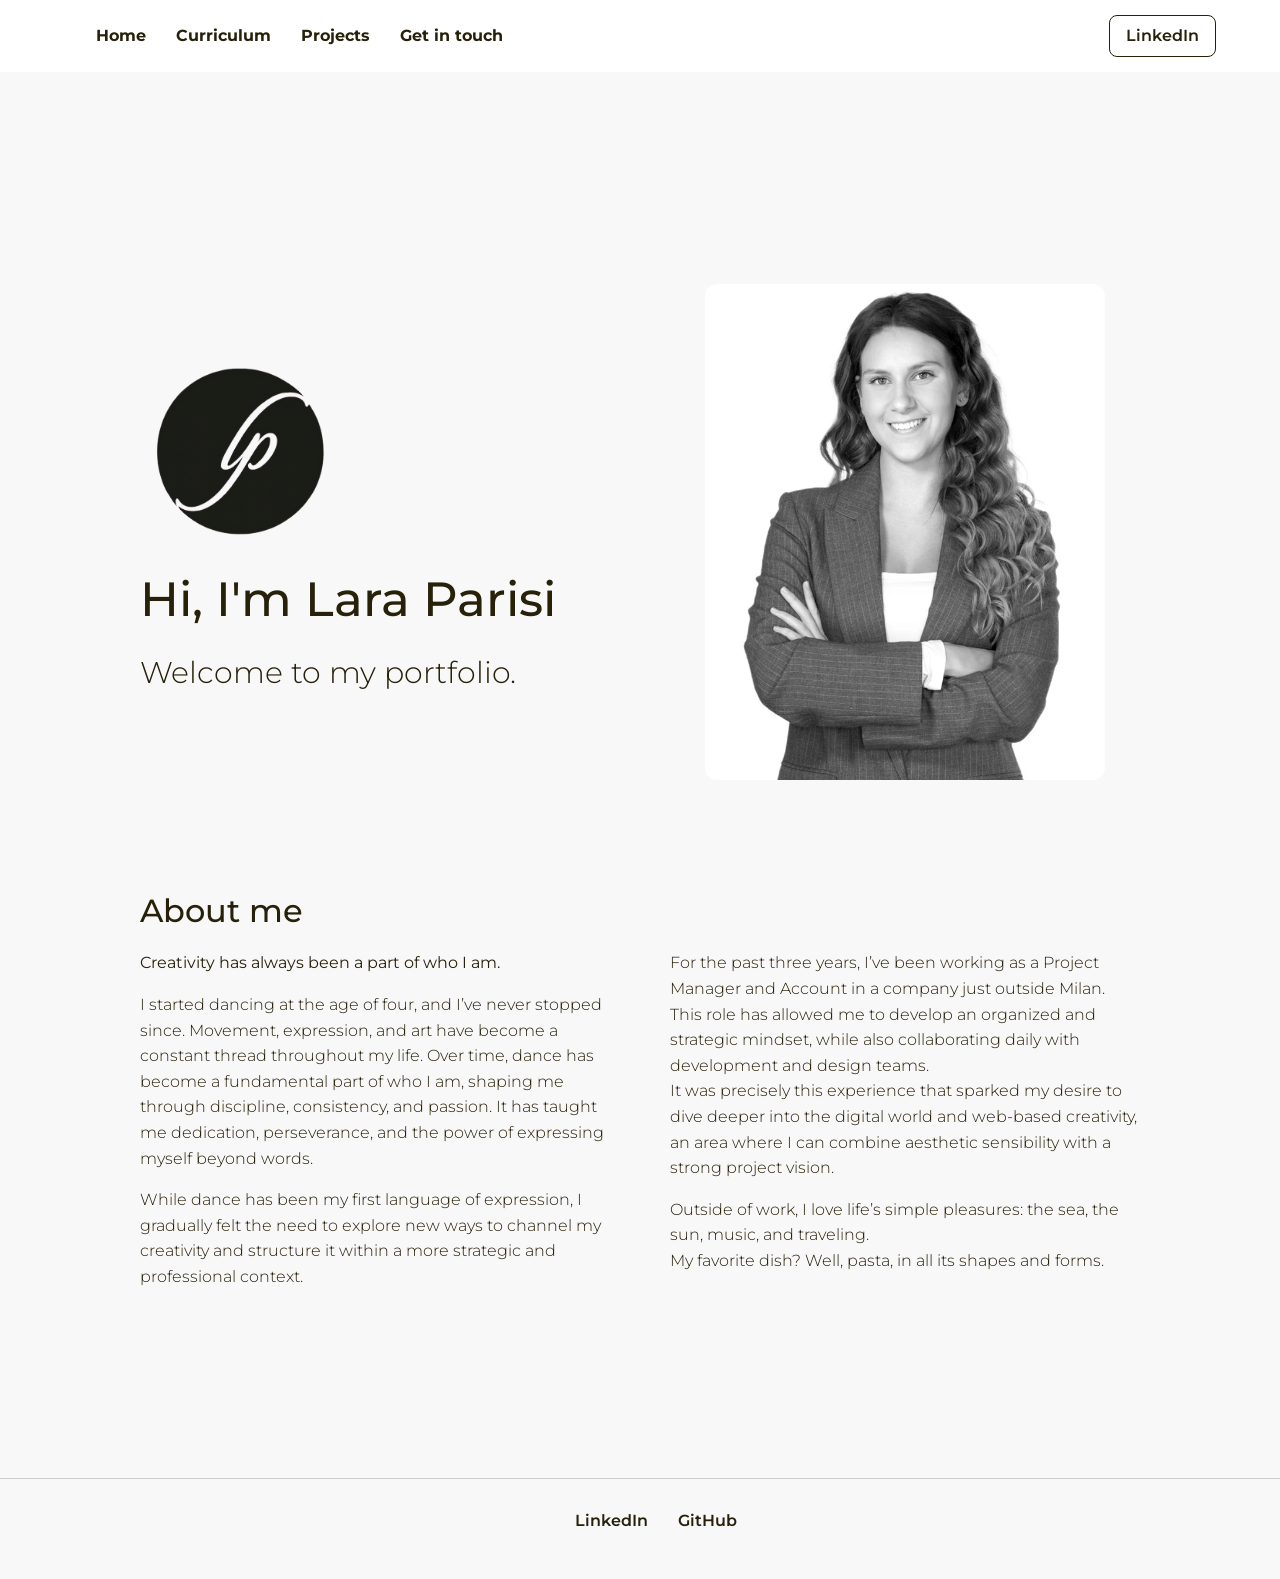
<file: index.html>
<!DOCTYPE html>
<html lang="it">

<head>
    <meta charset="UTF-8">
    <meta name="viewport" content="width=device-width, initial-scale=1.0">
    <title>Lara Parisi | Portfolio</title>

    <meta name="description"
        content="Portfolio personale di Lara Parisi, UX/UI designer con esperienza in project management, comunicazione e design digitale.">

    <meta property="og:title" content="Lara Parisi | Portfolio">
    <meta property="og:description"
        content="Portfolio personale di Lara Parisi, UX/UI designer con esperienza in project management, comunicazione e design digitale.">
    <meta property="og:type" content="website">
    <meta property="og:image" content="assets/img/lara-parisi.webp">
    <meta property="og:url" content="index.html">

    <link rel="apple-touch-icon" sizes="180x180" href="assets/favicon/apple-touch-icon.png">
    <link rel="icon" type="image/png" sizes="32x32" href="assets/favicon/favicon-32x32.png">
    <link rel="icon" type="image/png" sizes="16x16" href="assets/favicon/favicon-16x16.png">
    <link rel="shortcut icon" href="assets/favicon/favicon.ico">
    <link rel="manifest" href="assets/favicon/site.webmanifest">
    <meta name="theme-color" content="#f8f8f8">

    <link rel="preconnect" href="https://fonts.googleapis.com">
    <link rel="preconnect" href="https://fonts.gstatic.com" crossorigin>

    <link rel="preload" as="style"
        href="https://fonts.googleapis.com/css2?family=Montserrat:wght@300;400;600;700&display=swap">

    <link rel="stylesheet" href="https://fonts.googleapis.com/css2?family=Montserrat:wght@300;400;600;700&display=swap">

    <link href="https://cdn.jsdelivr.net/npm/bootstrap@5.3.0/dist/css/bootstrap.min.css" rel="stylesheet">
    <link rel="stylesheet" href="css/style.css">
    
</head>

<body>

    <header class="navbar">
        <input type="checkbox" id="menu-toggle" class="navbar__toggle">

        <label for="menu-toggle" class="navbar__hamburger">
            <img class="navbar__hamburger-icon" src="assets/img/hamburger_icon.svg" alt="Apri menu">
        </label>

        <nav class="navbar__nav" aria-label="Navigazione principale">
            <ul class="navbar__list" id="menu">
                <li class="navbar__item"><a href="index.html" class="navbar__link">Home</a></li>
                <li class="navbar__item"><a href="cv.html" class="navbar__link">Curriculum</a></li>
                <li class="navbar__item"><a href="progetti.html" class="navbar__link">Projects</a></li>
                <li class="navbar__item"><a href="contatti.html" class="navbar__link">Get in touch</a></li>
            </ul>
        </nav>

        <a href="https://www.linkedin.com/in/lara-parisi/" class="navbar__linkedin" target="_blank"
            rel="noopener noreferrer nofollow">
            LinkedIn
        </a>
    </header>

    <main>

        <section class="container hero" aria-labelledby="hero-title">
            <div class="hero__text">
                <img class="hero__logo" src="assets/img/lara-parisi-logotipo.svg" alt="Logo Lara Parisi"
                    fetchpriority="high">
                <h1 id="hero-title">Hi, I'm Lara Parisi</h1>
                <p class="hero__welcome">Welcome to my portfolio.</p>
            </div>

            <div class="hero__image">
                <img src="assets/img/lara-parisi.jpg" alt="Ritratto professionale di Lara Parisi" fetchpriority="high">
            </div>
        </section>

        <section class="container about" aria-labelledby="about-title">
            <h2 id="about-title">About me</h2>

            <div class="about__text">
                <p><strong>Creativity has always been a part of who I am.</strong></p>

                <p>I started dancing at the age of four, and I’ve never stopped since. Movement, expression, and art
                    have become a constant thread throughout my life. Over time, dance has become a fundamental part of
                    who I am, shaping me through discipline, consistency, and passion. It has taught me dedication,
                    perseverance, and the power of expressing myself beyond words.</p>

                <p>While dance has been my first language of expression, I gradually felt the need to explore new ways
                    to channel my creativity and structure it within a more strategic and professional context.</p>

                <p>For the past three years, I’ve been working as a Project Manager and Account in a company just
                    outside Milan. This role has allowed me to develop an organized and strategic mindset, while also
                    collaborating daily with development and design teams. <br>
                    It was precisely this experience that sparked my desire to dive deeper into the digital world and
                    web-based creativity, an area where I can combine aesthetic sensibility with a strong project
                    vision.</p>

                <p>Outside of work, I love life’s simple pleasures: the sea, the sun, music, and traveling. <br>
                    My favorite dish? Well, pasta, in all its shapes and forms.</p>
            </div>
        </section>

    </main>

    <footer class="footer">
        <nav class="footer__nav" aria-label="Link social">
            <ul class="footer__list">
                <li><a href="https://www.linkedin.com/in/lara-parisi/" target="_blank"
                        rel="noopener noreferrer nofollow">LinkedIn</a></li>
                <li><a href="https://github.com/laraparisi/laraparisi.github.io" target="_blank"
                        rel="noopener noreferrer nofollow">GitHub</a></li>
            </ul>
        </nav>
    </footer>

</body>

</html>
</file>
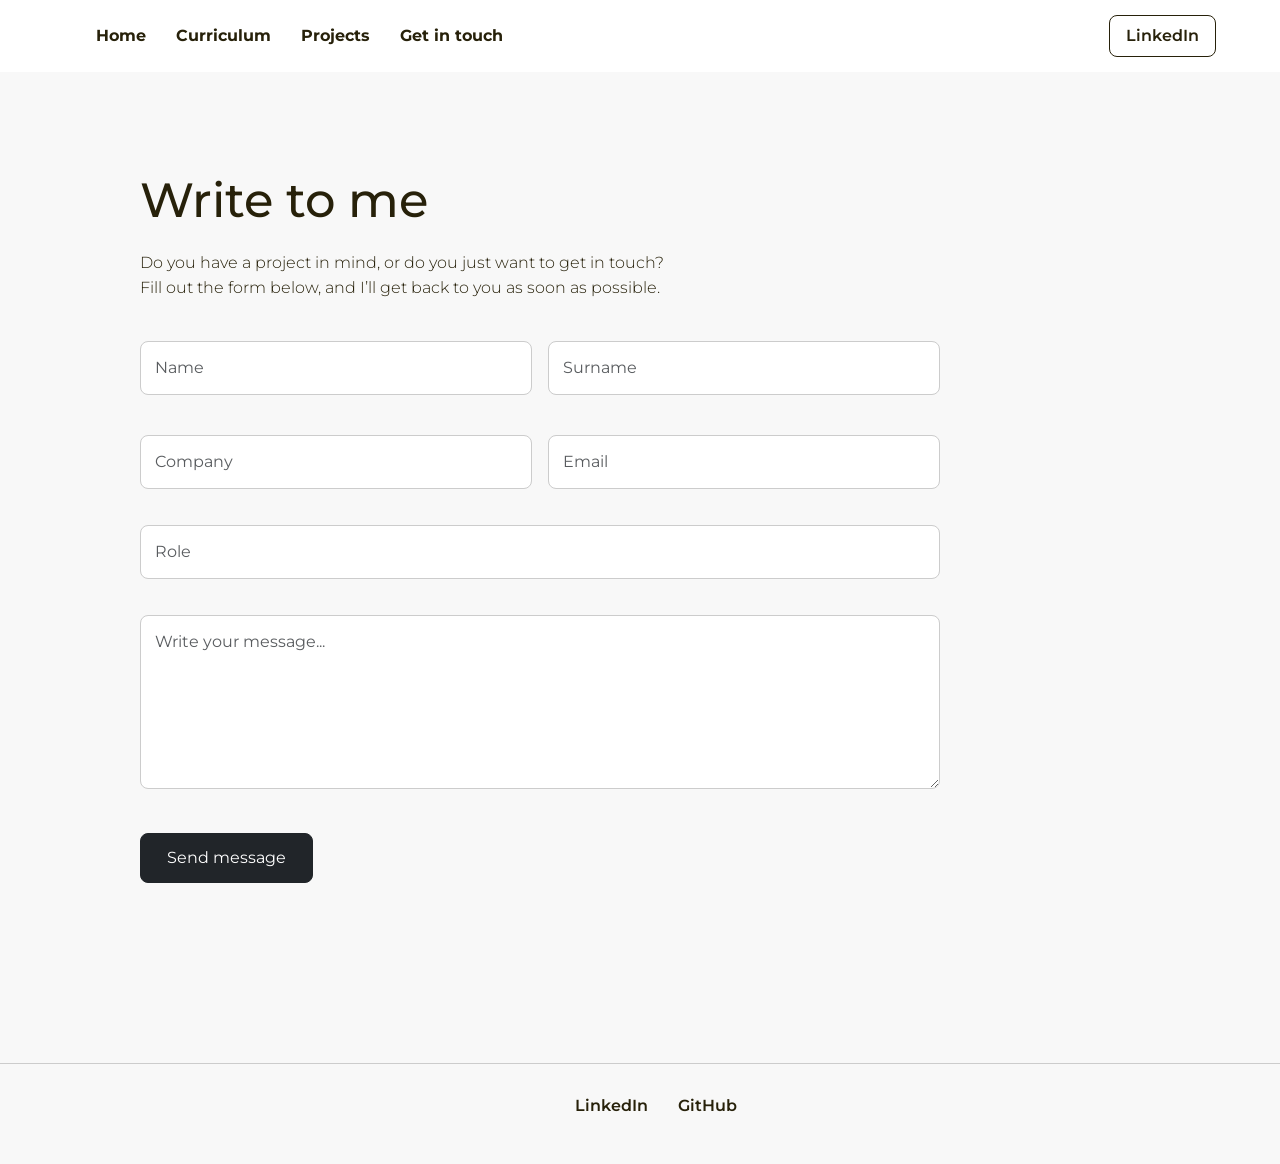
<file: contatti.html>
<!DOCTYPE html>
<html lang="it">

<head>
    <meta charset="UTF-8">
    <meta name="viewport" content="width=device-width, initial-scale=1.0">
    <title>Get in touch | Lara Parisi</title>

    <meta name="description"
        content="Contatta Lara Parisi per collaborazioni, progetti creativi, UX/UI design e consulenze digitali.">

    <meta property="og:title" content="Get in touch | Lara Parisi">
    <meta property="og:description"
        content="Contatta Lara Parisi per collaborazioni, progetti creativi, UX/UI design e consulenze digitali.">
    <meta property="og:type" content="website">
    <meta property="og:image" content="assets/img/lara-parisi.webp">
    <meta property="og:url" content="contatti.html">

    <link rel="apple-touch-icon" sizes="180x180" href="assets/favicon/apple-touch-icon.png">
    <link rel="icon" type="image/png" sizes="32x32" href="assets/favicon/favicon-32x32.png">
    <link rel="icon" type="image/png" sizes="16x16" href="assets/favicon/favicon-16x16.png">
    <link rel="shortcut icon" href="assets/favicon/favicon.ico">
    <link rel="manifest" href="assets/favicon/site.webmanifest">
    <meta name="theme-color" content="#f8f8f8">

    <link rel="preconnect" href="https://fonts.googleapis.com">
    <link rel="preconnect" href="https://fonts.gstatic.com" crossorigin>

    <link rel="preload" as="style"
        href="https://fonts.googleapis.com/css2?family=Montserrat:wght@300;400;600;700&display=swap">

    <link rel="stylesheet" href="https://fonts.googleapis.com/css2?family=Montserrat:wght@300;400;600;700&display=swap">

    <link href="https://cdn.jsdelivr.net/npm/bootstrap@5.3.0/dist/css/bootstrap.min.css" rel="stylesheet">
    <link rel="stylesheet" href="css/style.css">

</head>

<body>

    <header class="navbar">
        <input type="checkbox" id="menu-toggle" class="navbar__toggle">

        <label for="menu-toggle" class="navbar__hamburger">
            <img class="navbar__hamburger-icon" src="assets/img/hamburger_icon.svg" alt="Apri menu">
        </label>

        <nav class="navbar__nav" aria-label="Navigazione principale">
            <ul class="navbar__list" id="menu">
                <li class="navbar__item"><a href="index.html" class="navbar__link">Home</a></li>
                <li class="navbar__item"><a href="cv.html" class="navbar__link">Curriculum</a></li>
                <li class="navbar__item"><a href="progetti.html" class="navbar__link">Projects</a></li>
                <li class="navbar__item"><a href="contatti.html" class="navbar__link">Get in touch</a></li>
            </ul>
        </nav>

        <a href="https://www.linkedin.com/in/lara-parisi/" class="navbar__linkedin" target="_blank"
            rel="noopener noreferrer nofollow">
            LinkedIn
        </a>
    </header>

    <main class="container contact-page" aria-labelledby="contact-title">

        <section class="contact-section">

            <h1 id="contact-title">Write to me</h1>

            <p class="contact-section__intro">
                Do you have a project in mind, or do you just want to get in touch? <br>
                Fill out the form below, and I’ll get back to you as soon as possible.
            </p>

            <form class="contact-form" action="#" method="post">

                <!-- Nome e cognome -->
                <div class="row g-3">
                    <div class="col-md-6">
                        <label for="name" class="visually-hidden">Name</label>
                        <input type="text" id="name" name="name" class="form-control" placeholder="Name" required>
                    </div>

                    <div class="col-md-6">
                        <label for="surname" class="visually-hidden">Surname</label>
                        <input type="text" id="surname" name="surname" class="form-control" placeholder="Surname"
                            required>
                    </div>
                </div>

                <!-- Company e email -->
                <div class="row g-3 mt-1">
                    <div class="col-md-6">
                        <label for="company" class="visually-hidden">Company</label>
                        <input type="text" id="company" name="company" class="form-control" placeholder="Company">
                    </div>

                    <div class="col-md-6">
                        <label for="email" class="visually-hidden">Email</label>
                        <input type="email" id="email" name="email" class="form-control" placeholder="Email" required>
                    </div>
                </div>

                <!-- Ruolo -->
                <div class="mt-3">
                    <label for="role" class="visually-hidden">Role</label>
                    <input type="text" id="role" name="role" class="form-control" placeholder="Role">
                </div>

                <!-- Messaggio -->
                <div class="mt-3">
                    <label for="message" class="visually-hidden">Message</label>
                    <textarea id="message" name="message" class="form-control" placeholder="Write your message..."
                        rows="6" required></textarea>
                </div>

                <!-- Bottone -->
                <button type="submit" class="btn btn-dark mt-4">
                    Send message
                </button>

            </form>

        </section>

    </main>

    <footer class="footer">
        <nav class="footer__nav" aria-label="Link social">
            <ul class="footer__list">
                <li><a href="https://www.linkedin.com/in/lara-parisi/" target="_blank"
                        rel="noopener noreferrer nofollow">LinkedIn</a></li>
                <li><a href="https://github.com/laraparisi/laraparisi.github.io" target="_blank"
                        rel="noopener noreferrer nofollow">GitHub</a></li>
            </ul>
        </nav>
    </footer>

</body>

</html>
</file>
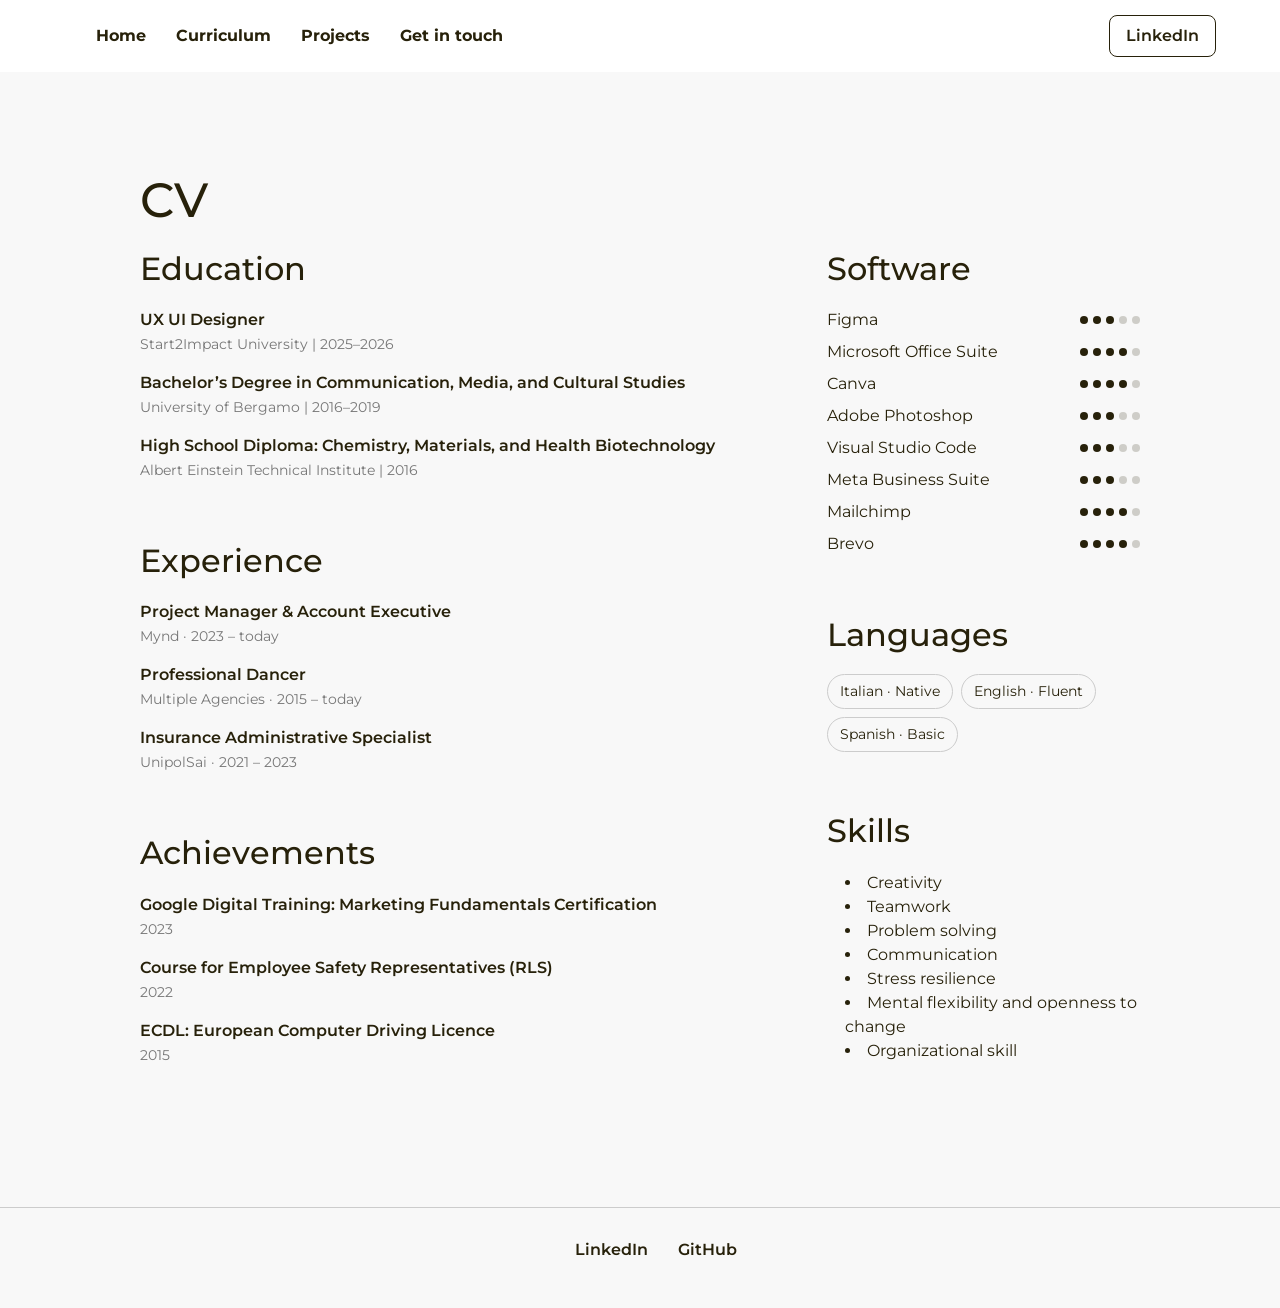
<file: cv.html>
<!DOCTYPE html>
<html lang="it">

<head>
    <meta charset="UTF-8">
    <meta name="viewport" content="width=device-width, initial-scale=1.0">
    <title>CV | Lara Parisi</title>

    <meta name="description"
        content="Curriculum di Lara Parisi: formazione, esperienze professionali, competenze software, lingue e achievement.">

    <meta property="og:title" content="CV | Lara Parisi">
    <meta property="og:description"
        content="Curriculum di Lara Parisi: formazione, esperienze professionali, competenze software, lingue e achievement.">
    <meta property="og:type" content="website">
    <meta property="og:image" content="assets/img/lara-parisi.webp">
    <meta property="og:url" content="cv.html">

    <link rel="apple-touch-icon" sizes="180x180" href="assets/favicon/apple-touch-icon.png">
    <link rel="icon" type="image/png" sizes="32x32" href="assets/favicon/favicon-32x32.png">
    <link rel="icon" type="image/png" sizes="16x16" href="assets/favicon/favicon-16x16.png">
    <link rel="shortcut icon" href="assets/favicon/favicon.ico">
    <link rel="manifest" href="assets/favicon/site.webmanifest">
    <meta name="theme-color" content="#f8f8f8">

    <link rel="preconnect" href="https://fonts.googleapis.com">
    <link rel="preconnect" href="https://fonts.gstatic.com" crossorigin>

    <link rel="preload" as="style"
        href="https://fonts.googleapis.com/css2?family=Montserrat:wght@300;400;600;700&display=swap">

    <link rel="stylesheet" href="https://fonts.googleapis.com/css2?family=Montserrat:wght@300;400;600;700&display=swap">

    <link href="https://cdn.jsdelivr.net/npm/bootstrap@5.3.0/dist/css/bootstrap.min.css" rel="stylesheet">
    <link rel="stylesheet" href="css/style.css">
    
</head>

<body>

    <header class="navbar">
        <input type="checkbox" id="menu-toggle" class="navbar__toggle">

        <label for="menu-toggle" class="navbar__hamburger">
            <img class="navbar__hamburger-icon" src="assets/img/hamburger_icon.svg" alt="Apri menu">
        </label>

        <nav class="navbar__nav" aria-label="Navigazione principale">
            <ul class="navbar__list" id="menu">
                <li class="navbar__item"><a href="index.html" class="navbar__link">Home</a></li>
                <li class="navbar__item"><a href="cv.html" class="navbar__link">Curriculum</a></li>
                <li class="navbar__item"><a href="progetti.html" class="navbar__link">Projects</a></li>
                <li class="navbar__item"><a href="contatti.html" class="navbar__link">Get in touch</a></li>
            </ul>
        </nav>

        <a href="https://www.linkedin.com/in/lara-parisi/" class="navbar__linkedin" target="_blank"
            rel="noopener noreferrer nofollow">
            LinkedIn
        </a>
    </header>

    <main class="container cv" aria-labelledby="cv-title">

        <h1 id="cv-title">CV</h1>

        <div class="cv__grid">

            <div class="cv__left">

                <section class="cv__block" aria-labelledby="education-title">
                    <h2 id="education-title">Education</h2>

                    <ol class="cv__list">
                        <li class="cv__item">
                            <strong>UX UI Designer</strong>
                            <span>Start2Impact University | 2025–2026</span>
                        </li>

                        <li class="cv__item">
                            <strong>Bachelor’s Degree in Communication, Media, and Cultural Studies</strong>
                            <span>University of Bergamo | 2016–2019</span>
                        </li>

                        <li class="cv__item">
                            <strong>High School Diploma: Chemistry, Materials, and Health Biotechnology</strong>
                            <span>Albert Einstein Technical Institute | 2016</span>
                        </li>
                    </ol>
                </section>

                <section class="cv__block" aria-labelledby="experience-title">
                    <h2 id="experience-title">Experience</h2>

                    <ol class="cv__list">
                        <li class="cv__item">
                            <strong>Project Manager & Account Executive</strong>
                            <span>Mynd · 2023 – today</span>
                        </li>

                        <li class="cv__item">
                            <strong>Professional Dancer</strong>
                            <span>Multiple Agencies · 2015 – today</span>
                        </li>

                        <li class="cv__item">
                            <strong>Insurance Administrative Specialist</strong>
                            <span>UnipolSai · 2021 – 2023</span>
                        </li>
                    </ol>
                </section>

                <section class="cv__block" aria-labelledby="achievements-title">
                    <h2 id="achievements-title">Achievements</h2>

                    <ol class="cv__list">
                        <li class="cv__item">
                            <strong>Google Digital Training: Marketing Fundamentals Certification</strong>
                            <span>2023</span>
                        </li>

                        <li class="cv__item">
                            <strong>Course for Employee Safety Representatives (RLS)</strong>
                            <span>2022</span>
                        </li>

                        <li class="cv__item">
                            <strong>ECDL: European Computer Driving Licence</strong>
                            <span>2015</span>
                        </li>
                    </ol>
                </section>

            </div>

            <aside class="cv__right" aria-label="Competenze e informazioni aggiuntive">

                <section class="cv__block" aria-labelledby="software-title">
                    <h2 id="software-title">Software</h2>

                    <ul class="cv__skills-list">
                        <li class="cv__skill">
                            <span>Figma</span>
                            <div class="cv__dots" aria-label="Livello 3 su 5">
                                <span class="cv__dot cv__dot--active"></span>
                                <span class="cv__dot cv__dot--active"></span>
                                <span class="cv__dot cv__dot--active"></span>
                                <span class="cv__dot"></span>
                                <span class="cv__dot"></span>
                            </div>
                        </li>

                        <li class="cv__skill">
                            <span>Microsoft Office Suite</span>
                            <div class="cv__dots" aria-label="Livello 4 su 5">
                                <span class="cv__dot cv__dot--active"></span>
                                <span class="cv__dot cv__dot--active"></span>
                                <span class="cv__dot cv__dot--active"></span>
                                <span class="cv__dot cv__dot--active"></span>
                                <span class="cv__dot"></span>
                            </div>
                        </li>

                        <li class="cv__skill">
                            <span>Canva</span>
                            <div class="cv__dots" aria-label="Livello 4 su 5">
                                <span class="cv__dot cv__dot--active"></span>
                                <span class="cv__dot cv__dot--active"></span>
                                <span class="cv__dot cv__dot--active"></span>
                                <span class="cv__dot cv__dot--active"></span>
                                <span class="cv__dot"></span>
                            </div>
                        </li>

                        <li class="cv__skill">
                            <span>Adobe Photoshop</span>
                            <div class="cv__dots" aria-label="Livello 3 su 5">
                                <span class="cv__dot cv__dot--active"></span>
                                <span class="cv__dot cv__dot--active"></span>
                                <span class="cv__dot cv__dot--active"></span>
                                <span class="cv__dot"></span>
                                <span class="cv__dot"></span>
                            </div>
                        </li>

                        <li class="cv__skill">
                            <span>Visual Studio Code</span>
                            <div class="cv__dots" aria-label="Livello 3 su 5">
                                <span class="cv__dot cv__dot--active"></span>
                                <span class="cv__dot cv__dot--active"></span>
                                <span class="cv__dot cv__dot--active"></span>
                                <span class="cv__dot"></span>
                                <span class="cv__dot"></span>
                            </div>
                        </li>

                        <li class="cv__skill">
                            <span>Meta Business Suite</span>
                            <div class="cv__dots" aria-label="Livello 3 su 5">
                                <span class="cv__dot cv__dot--active"></span>
                                <span class="cv__dot cv__dot--active"></span>
                                <span class="cv__dot cv__dot--active"></span>
                                <span class="cv__dot"></span>
                                <span class="cv__dot"></span>
                            </div>
                        </li>

                        <li class="cv__skill">
                            <span>Mailchimp</span>
                            <div class="cv__dots" aria-label="Livello 4 su 5">
                                <span class="cv__dot cv__dot--active"></span>
                                <span class="cv__dot cv__dot--active"></span>
                                <span class="cv__dot cv__dot--active"></span>
                                <span class="cv__dot cv__dot--active"></span>
                                <span class="cv__dot"></span>
                            </div>
                        </li>

                        <li class="cv__skill">
                            <span>Brevo</span>
                            <div class="cv__dots" aria-label="Livello 4 su 5">
                                <span class="cv__dot cv__dot--active"></span>
                                <span class="cv__dot cv__dot--active"></span>
                                <span class="cv__dot cv__dot--active"></span>
                                <span class="cv__dot cv__dot--active"></span>
                                <span class="cv__dot"></span>
                            </div>
                        </li>
                    </ul>
                </section>

                <section class="cv__block" aria-labelledby="languages-title">
                    <h2 id="languages-title">Languages</h2>

                    <ul class="cv__tags">
                        <li class="cv__tag">Italian · Native</li>
                        <li class="cv__tag">English · Fluent</li>
                        <li class="cv__tag">Spanish · Basic</li>
                    </ul>
                </section>

                <section class="cv__block" aria-labelledby="skills-title">
                    <h2 id="skills-title">Skills</h2>

                    <ul class="cv__soft-skills">
                        <li>Creativity</li>
                        <li>Teamwork</li>
                        <li>Problem solving</li>
                        <li>Communication</li>
                        <li>Stress resilience</li>
                        <li>Mental flexibility and openness to change</li>
                        <li>Organizational skill</li>
                    </ul>
                </section>

            </aside>

        </div>

    </main>

    <footer class="footer">
        <nav class="footer__nav" aria-label="Link social">
            <ul class="footer__list">
                <li><a href="https://www.linkedin.com/in/lara-parisi/" target="_blank"
                        rel="noopener noreferrer nofollow">LinkedIn</a></li>
                <li><a href="https://github.com/laraparisi/laraparisi.github.io" target="_blank"
                        rel="noopener noreferrer nofollow">GitHub</a></li>
            </ul>
        </nav>
    </footer>

</body>

</html>
</file>
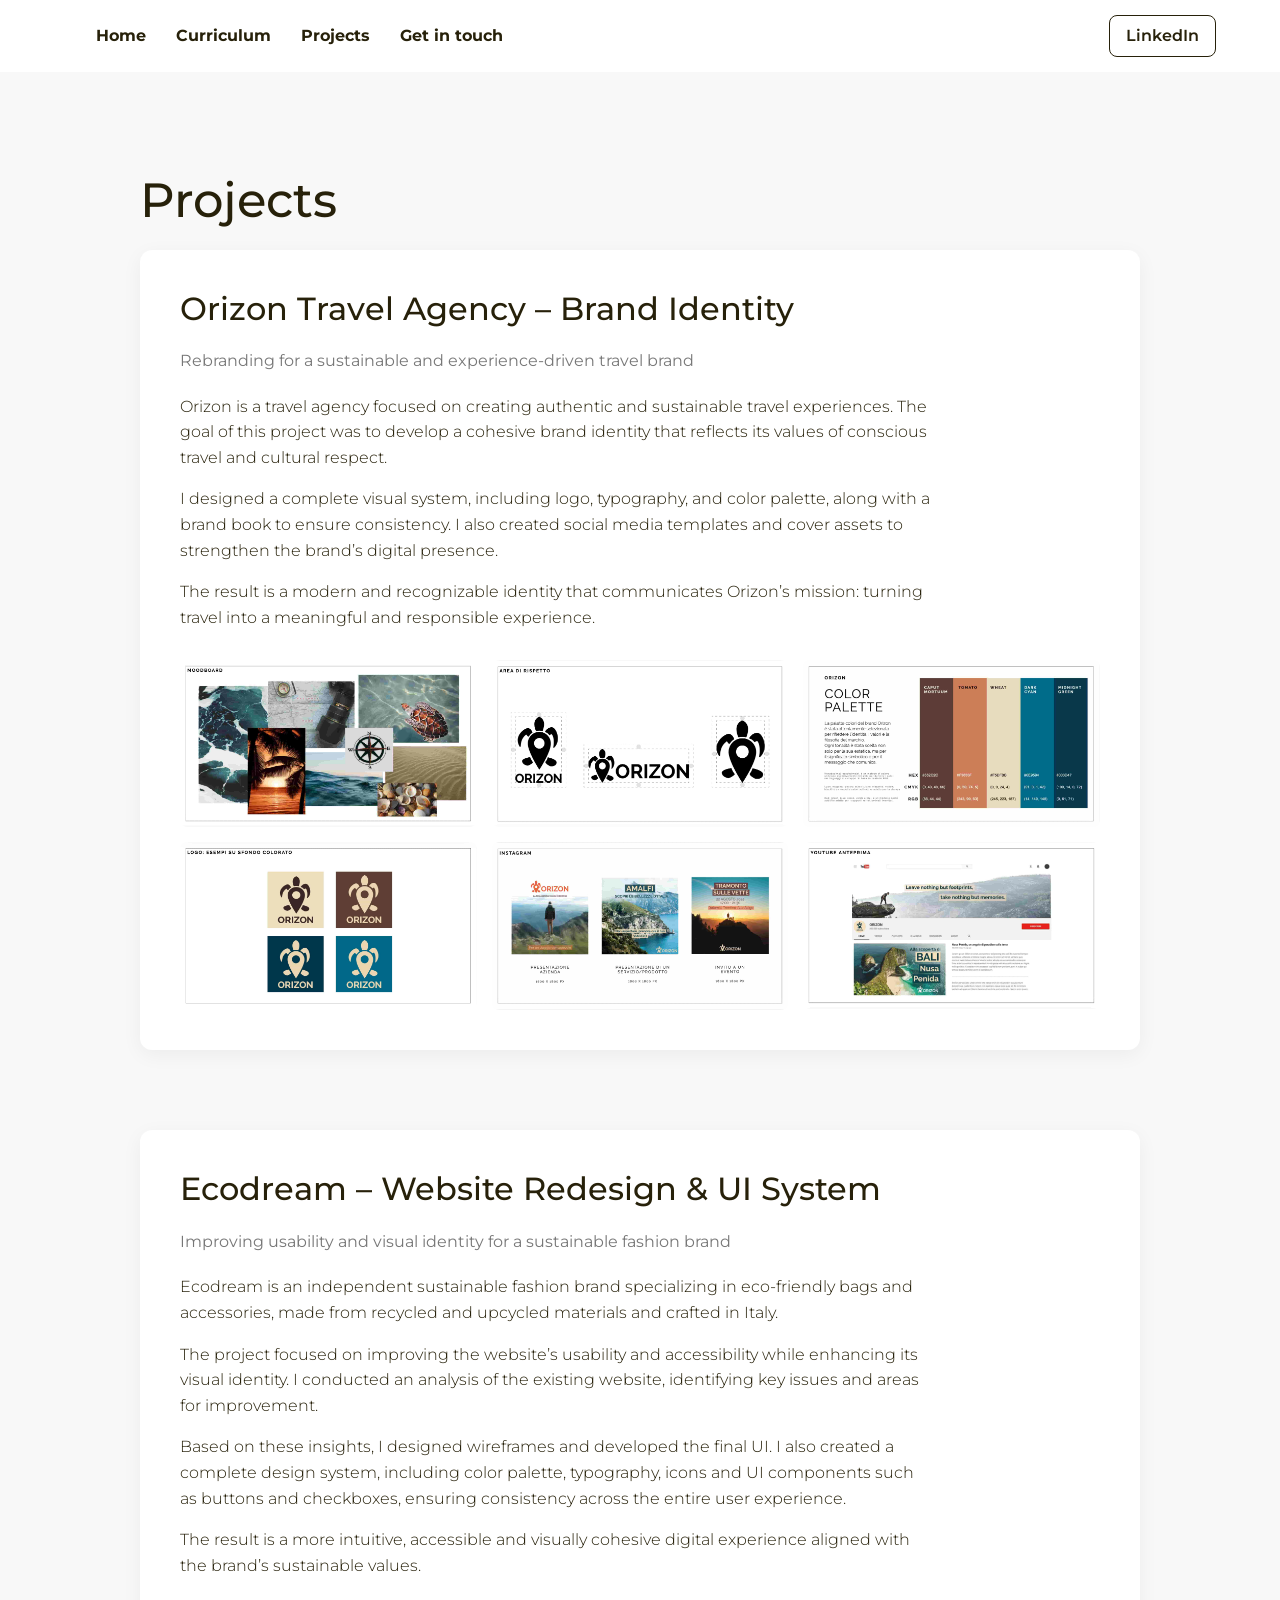
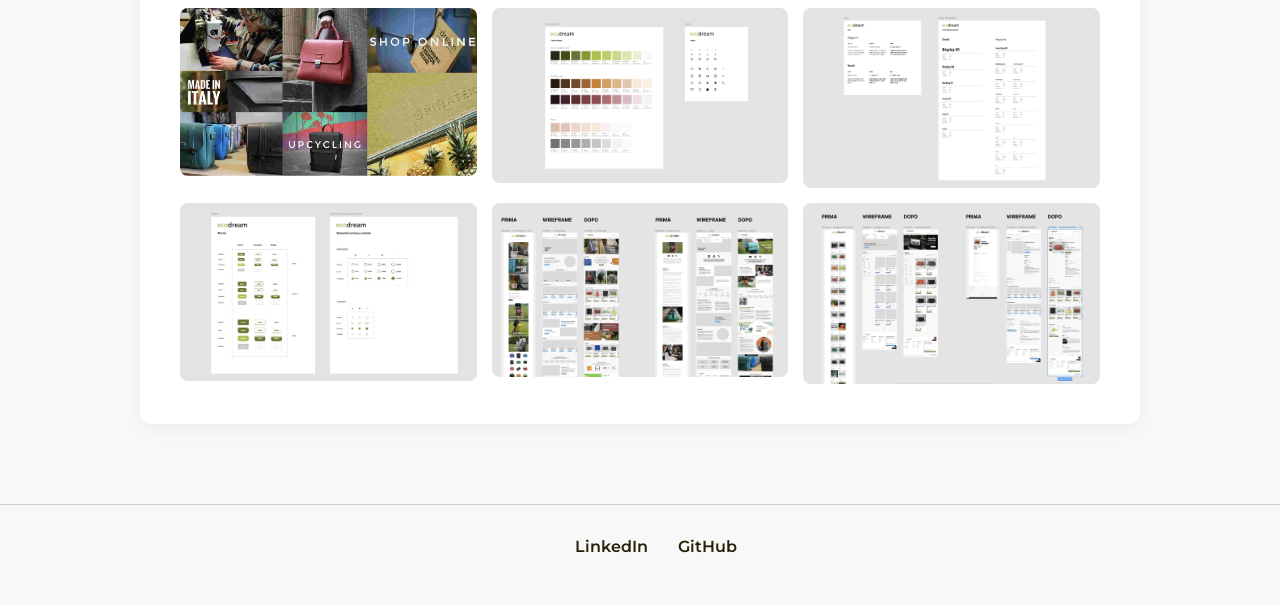
<file: progetti.html>
<!DOCTYPE html>
<html lang="it">

<head>
    <meta charset="UTF-8">
    <meta name="viewport" content="width=device-width, initial-scale=1.0">
    <title>Projects | Lara Parisi</title>

    <meta name="description"
        content="Portfolio progetti di Lara Parisi: branding, UX/UI design, redesign siti web e identità visiva.">

    <meta property="og:title" content="Projects | Lara Parisi">
    <meta property="og:description"
        content="Portfolio progetti di Lara Parisi: branding, UX/UI design, redesign siti web e identità visiva.">
    <meta property="og:type" content="website">
    <meta property="og:image" content="assets/img/progetto-orizone-1.png">
    <meta property="og:url" content="progetti.html">

    <link rel="apple-touch-icon" sizes="180x180" href="assets/favicon/apple-touch-icon.png">
    <link rel="icon" type="image/png" sizes="32x32" href="assets/favicon/favicon-32x32.png">
    <link rel="icon" type="image/png" sizes="16x16" href="assets/favicon/favicon-16x16.png">
    <link rel="shortcut icon" href="assets/favicon/favicon.ico">
    <link rel="manifest" href="assets/favicon/site.webmanifest">
    <meta name="theme-color" content="#f8f8f8">

    <link rel="preconnect" href="https://fonts.googleapis.com">
    <link rel="preconnect" href="https://fonts.gstatic.com" crossorigin>

    <link rel="preload" as="style"
        href="https://fonts.googleapis.com/css2?family=Montserrat:wght@300;400;600;700&display=swap">

    <link rel="stylesheet" href="https://fonts.googleapis.com/css2?family=Montserrat:wght@300;400;600;700&display=swap">

    <link href="https://cdn.jsdelivr.net/npm/bootstrap@5.3.0/dist/css/bootstrap.min.css" rel="stylesheet">
    <link rel="stylesheet" href="css/style.css">

</head>

<body>

    <header class="navbar">
        <input type="checkbox" id="menu-toggle" class="navbar__toggle">

        <label for="menu-toggle" class="navbar__hamburger">
            <img class="navbar__hamburger-icon" src="assets/img/hamburger_icon.svg" alt="Apri menu">
        </label>

        <nav class="navbar__nav" aria-label="Navigazione principale">
            <ul class="navbar__list" id="menu">
                <li class="navbar__item"><a href="index.html" class="navbar__link">Home</a></li>
                <li class="navbar__item"><a href="cv.html" class="navbar__link">Curriculum</a></li>
                <li class="navbar__item"><a href="progetti.html" class="navbar__link">Projects</a></li>
                <li class="navbar__item"><a href="contatti.html" class="navbar__link">Get in touch</a></li>
            </ul>
        </nav>

        <a href="https://www.linkedin.com/in/lara-parisi/" class="navbar__linkedin" target="_blank"
            rel="noopener noreferrer nofollow">
            LinkedIn
        </a>
    </header>

    <main class="container projects-page" aria-labelledby="projects-title">

        <h1 id="projects-title">Projects</h1>

        <section class="projects" aria-label="Portfolio progetti">

            <!-- Project 1 -->
            <article class="project-card">

                <header class="project-card__header">
                    <h2>Orizon Travel Agency – Brand Identity</h2>
                    <p class="project-card__subtitle">
                        Rebranding for a sustainable and experience-driven travel brand
                    </p>
                </header>

                <div class="project-card__content">
                    <p class="project-card__description">
                        Orizon is a travel agency focused on creating authentic and sustainable travel experiences.
                        The goal of this project was to develop a cohesive brand identity that reflects its values of
                        conscious travel and cultural respect.
                    </p>

                    <p class="project-card__description">
                        I designed a complete visual system, including logo, typography, and color palette, along with
                        a brand book to ensure consistency. I also created social media templates and cover assets to
                        strengthen the brand’s digital presence.
                    </p>

                    <p class="project-card__description">
                        The result is a modern and recognizable identity that communicates Orizon’s mission:
                        turning travel into a meaningful and responsible experience.
                    </p>
                </div>

                <section class="project-card__gallery" aria-label="Galleria immagini progetto Orizon">
                    <img src="assets/img/progetto-orizone-1.jpg" alt="Brand identity Orizon Travel Agency - immagine 1"
                        fetchpriority="high">
                    <img src="assets/img/progetto-orizone-2.jpg" alt="Brand identity Orizon Travel Agency - immagine 2"
                        fetchpriority="high">
                    <img src="assets/img/progetto-orizone-3.jpg" alt="Brand identity Orizon Travel Agency - immagine 3">
                    <img src="assets/img/progetto-orizone-4.jpg" alt="Brand identity Orizon Travel Agency - immagine 4">
                    <img src="assets/img/progetto-orizone-5.jpg" alt="Brand identity Orizon Travel Agency - immagine 5">
                    <img src="assets/img/progetto-orizone-6.jpg" alt="Brand identity Orizon Travel Agency - immagine 6">

                </section>

            </article>

            <!-- Project 2 -->
            <article class="project-card">

                <header class="project-card__header">
                    <h2>Ecodream – Website Redesign & UI System</h2>
                    <p class="project-card__subtitle">
                        Improving usability and visual identity for a sustainable fashion brand
                    </p>
                </header>

                <div class="project-card__content">
                    <p class="project-card__description">
                        Ecodream is an independent sustainable fashion brand specializing in eco-friendly bags and
                        accessories, made from recycled and upcycled materials and crafted in Italy.
                    </p>

                    <p class="project-card__description">
                        The project focused on improving the website’s usability and accessibility while enhancing its
                        visual identity. I conducted an analysis of the existing website, identifying key issues and
                        areas for improvement.
                    </p>

                    <p class="project-card__description">
                        Based on these insights, I designed wireframes and developed the final UI. I also created a
                        complete design system, including color palette, typography, icons and UI components such as
                        buttons and checkboxes, ensuring consistency across the entire user experience.
                    </p>

                    <p class="project-card__description">
                        The result is a more intuitive, accessible and visually cohesive digital experience aligned with
                        the brand’s sustainable values.
                    </p>
                </div>

                <section class="project-card__gallery" aria-label="Galleria immagini progetto Ecodream">
                    <img src="assets/img/progetto-ecodream-1.jpg" alt="Website redesign Ecodream - immagine 1">
                    <img src="assets/img/progetto-ecodream-2.jpg" alt="Website redesign Ecodream - immagine 2">
                    <img src="assets/img/progetto-ecodream-3.jpg" alt="Website redesign Ecodream - immagine 3">
                    <img src="assets/img/progetto-ecodream-4.jpg" alt="Website redesign Ecodream - immagine 4">
                    <img src="assets/img/progetto-ecodream-5.jpg" alt="Website redesign Ecodream - immagine 5">
                    <img src="assets/img/progetto-ecodream-6.jpg" alt="Website redesign Ecodream - immagine 6">

                </section>

            </article>

        </section>

    </main>

    <footer class="footer">
        <nav class="footer__nav" aria-label="Link social">
            <ul class="footer__list">
                <li><a href="https://www.linkedin.com/in/lara-parisi/" target="_blank"
                        rel="noopener noreferrer nofollow">LinkedIn</a></li>
                <li><a href="https://github.com/laraparisi/laraparisi.github.io" target="_blank"
                        rel="noopener noreferrer nofollow">GitHub</a></li>
            </ul>
        </nav>
    </footer>

</body>

</html>
</file>
<file: css/style.css>
* {
  margin: 0;
  padding: 0;
  box-sizing: border-box;
}

html {
  scroll-behavior: smooth;
}

body {
  background-color: #f8f8f8;
  color: #27210A;
  font-family: "Montserrat", sans-serif;
}

main {
  padding-top: 100px;
}

img {
  max-width: 100%;
  display: block;
}

a {
  color: inherit;
  text-decoration: none;
}

ul,
ol {
  list-style-position: inside;
}

p {
  font-weight: 300;
  line-height: 1.6;
}

h1 {
  font-size: 48px;
  margin-bottom: 20px;
}

h2 {
  font-size: 32px;
  margin-bottom: 20px;
}

.container {
  width: 80%;
  margin: 0 auto;
}

input,
textarea,
button {
  font-family: inherit;
}

.footer {
  margin-top: 80px;
  padding: 30px 0;
  border-top: 1px solid #cccccc;
}

.footer__list {
  display: flex;
  justify-content: center;
  gap: 30px;
  list-style: none;
}

.footer__list a {
  font-weight: 600;
  transition: 0.3s ease;
}

.footer__list a:hover {
  opacity: 0.7;
}

@media (max-width: 768px) {
  .container {
    width: 90%;
  }
  h1 {
    font-size: 38px;
  }
  h2 {
    font-size: 28px;
  }
  .footer__list {
    flex-direction: column;
    align-items: center;
    gap: 12px;
  }
}
.navbar {
  position: sticky;
  top: 0;
  z-index: 1000;
  display: flex;
  align-items: center;
  justify-content: space-between;
  padding: 15px 5%;
  background-color: #ffffff;
}

.navbar__toggle {
  display: none;
}

.navbar__nav {
  display: flex;
}

.navbar__list {
  display: flex;
  align-items: center;
  gap: 30px;
  list-style: none;
  margin-bottom: 0px;
}

.navbar__link {
  font-weight: 700;
  transition: 0.3s ease;
}

.navbar__link:hover {
  opacity: 0.7;
}

.navbar__linkedin {
  padding: 8px 16px;
  border: 1px solid #27210A;
  border-radius: 8px;
  font-weight: 600;
  transition: 0.3s ease;
}

.navbar__linkedin:hover {
  background-color: #27210A;
  color: #ffffff;
}

.navbar__hamburger {
  display: none;
  cursor: pointer;
}

.navbar__hamburger-icon {
  width: 25px;
  height: auto;
}

/* MOBILE */
@media (max-width: 768px) {
  .navbar {
    gap: 20px;
  }
  .navbar__hamburger {
    display: block;
    margin-left: auto;
    order: 3;
  }
  .navbar__linkedin {
    order: 1;
  }
  .navbar__nav {
    width: 100%;
  }
  .navbar__list {
    display: none;
    position: absolute;
    top: 68px;
    left: 0;
    width: 100%;
    padding: 20px 0;
    flex-direction: column;
    gap: 18px;
    background-color: #ffffff;
    text-align: center;
  }
  .navbar__toggle:checked + .navbar__hamburger + .navbar__nav .navbar__list {
    display: flex;
  }
}
.hero {
  display: flex;
  align-items: center;
  justify-content: space-between;
  gap: 60px;
  min-height: 80vh;
}

.hero__text {
  flex: 1;
}

.hero__logo {
  width: 200px;
  margin-bottom: 20px;
}

.hero__welcome {
  font-size: 30px;
}

.hero__image {
  flex: 1;
  display: flex;
  justify-content: center;
}

.hero__image img {
  max-width: 400px;
  border-radius: 12px;
}

.about {
  padding-bottom: 100px;
}

.about__text {
  -moz-column-count: 2;
       column-count: 2;
  -moz-column-gap: 60px;
       column-gap: 60px;
  margin-top: 20px;
}

.about__text p {
  margin-bottom: 16px;
  -moz-column-break-inside: avoid;
       break-inside: avoid;
}

/* MOBILE */
@media (max-width: 768px) {
  .hero {
    flex-direction: column;
    text-align: center;
    min-height: auto;
    padding-top: 20px;
  }
  .hero__welcome {
    font-size: 24px;
  }
  .hero__logo {
    margin: 0 auto 20px;
  }
  .about__text {
    -moz-column-count: 1;
         column-count: 1;
  }
}
.projects {
  display: flex;
  flex-direction: column;
  gap: 80px;
}

.project-card {
  padding: 40px;
  background-color: #ffffff;
  border-radius: 12px;
  box-shadow: 0 5px 20px rgba(0, 0, 0, 0.05);
}

.project-card__header {
  margin-bottom: 20px;
}

.project-card__subtitle {
  font-size: 16px;
  font-weight: 400;
  color: #777777;
}

.project-card__content {
  max-width: 750px;
  margin-bottom: 30px;
}

.project-card__description {
  margin-bottom: 16px;
}

.project-card__gallery {
  display: grid;
  grid-template-columns: repeat(3, 1fr);
  gap: 15px;
}

.project-card__gallery img {
  width: 100%;
  border-radius: 8px;
  -o-object-fit: cover;
     object-fit: cover;
  transition: 0.3s ease;
}

.project-card__gallery img:hover {
  transform: scale(1.02);
}

/* MOBILE */
@media (max-width: 768px) {
  .project-card {
    padding: 25px;
  }
  .project-card__gallery {
    grid-template-columns: repeat(2, 1fr);
  }
}
.cv__grid {
  display: grid;
  grid-template-columns: 2fr 1fr;
  gap: 60px;
}

.cv__block {
  margin-bottom: 60px;
}

.cv__list,
.cv__skills-list,
.cv__tags {
  list-style: none;
  padding-left: 0;
}

.cv__item {
  margin-bottom: 15px;
}

.cv__item strong {
  display: block;
  font-weight: 600;
}

.cv__item span {
  font-size: 14px;
  color: #777777;
}

.cv__skill {
  display: flex;
  align-items: center;
  justify-content: space-between;
  margin-bottom: 8px;
}

.cv__dots {
  display: flex;
  gap: 5px;
}

.cv__dot {
  width: 8px;
  height: 8px;
  border-radius: 50%;
  background-color: #27210A;
  opacity: 0.2;
}

.cv__dot--active {
  opacity: 1;
}

.cv__tags {
  display: flex;
  flex-wrap: wrap;
  gap: 8px;
}

.cv__tag {
  display: inline-block;
  padding: 6px 12px;
  border: 1px solid #cccccc;
  border-radius: 20px;
  font-size: 14px;
}

.cv__soft-skills {
  padding-left: 18px;
  color: #27210A;
}

/* MOBILE */
@media (max-width: 768px) {
  .cv__grid {
    grid-template-columns: 1fr;
  }
}
.contact-page {
  padding-bottom: 100px;
}

.contact-section {
  max-width: 800px;
}

.contact-section__intro {
  margin-bottom: 40px;
  max-width: 700px;
}

.contact-form {
  display: flex;
  flex-direction: column;
  gap: 20px;
}

.contact-form .form-control {
  padding: 14px;
  font-size: 16px;
  border-radius: 8px;
  border: 1px solid #cccccc;
  box-shadow: none;
}

.contact-form .form-control:focus {
  border-color: #27210A;
  box-shadow: none;
}

.contact-form textarea {
  min-height: 160px;
  resize: vertical;
}

.contact-form .btn {
  width: -moz-fit-content;
  width: fit-content;
  padding: 12px 26px;
  border-radius: 8px;
  transition: 0.3s ease;
}

.contact-form .btn:hover {
  opacity: 0.9;
}

.visually-hidden {
  position: absolute;
  width: 1px;
  height: 1px;
  margin: -1px;
  padding: 0;
  overflow: hidden;
  border: 0;
  clip: rect(0, 0, 0, 0);
}

/* MOBILE */
@media (max-width: 768px) {
  .contact-section__intro br {
    display: none;
  }
  .contact-form .btn {
    width: 100%;
  }
}
</file>
